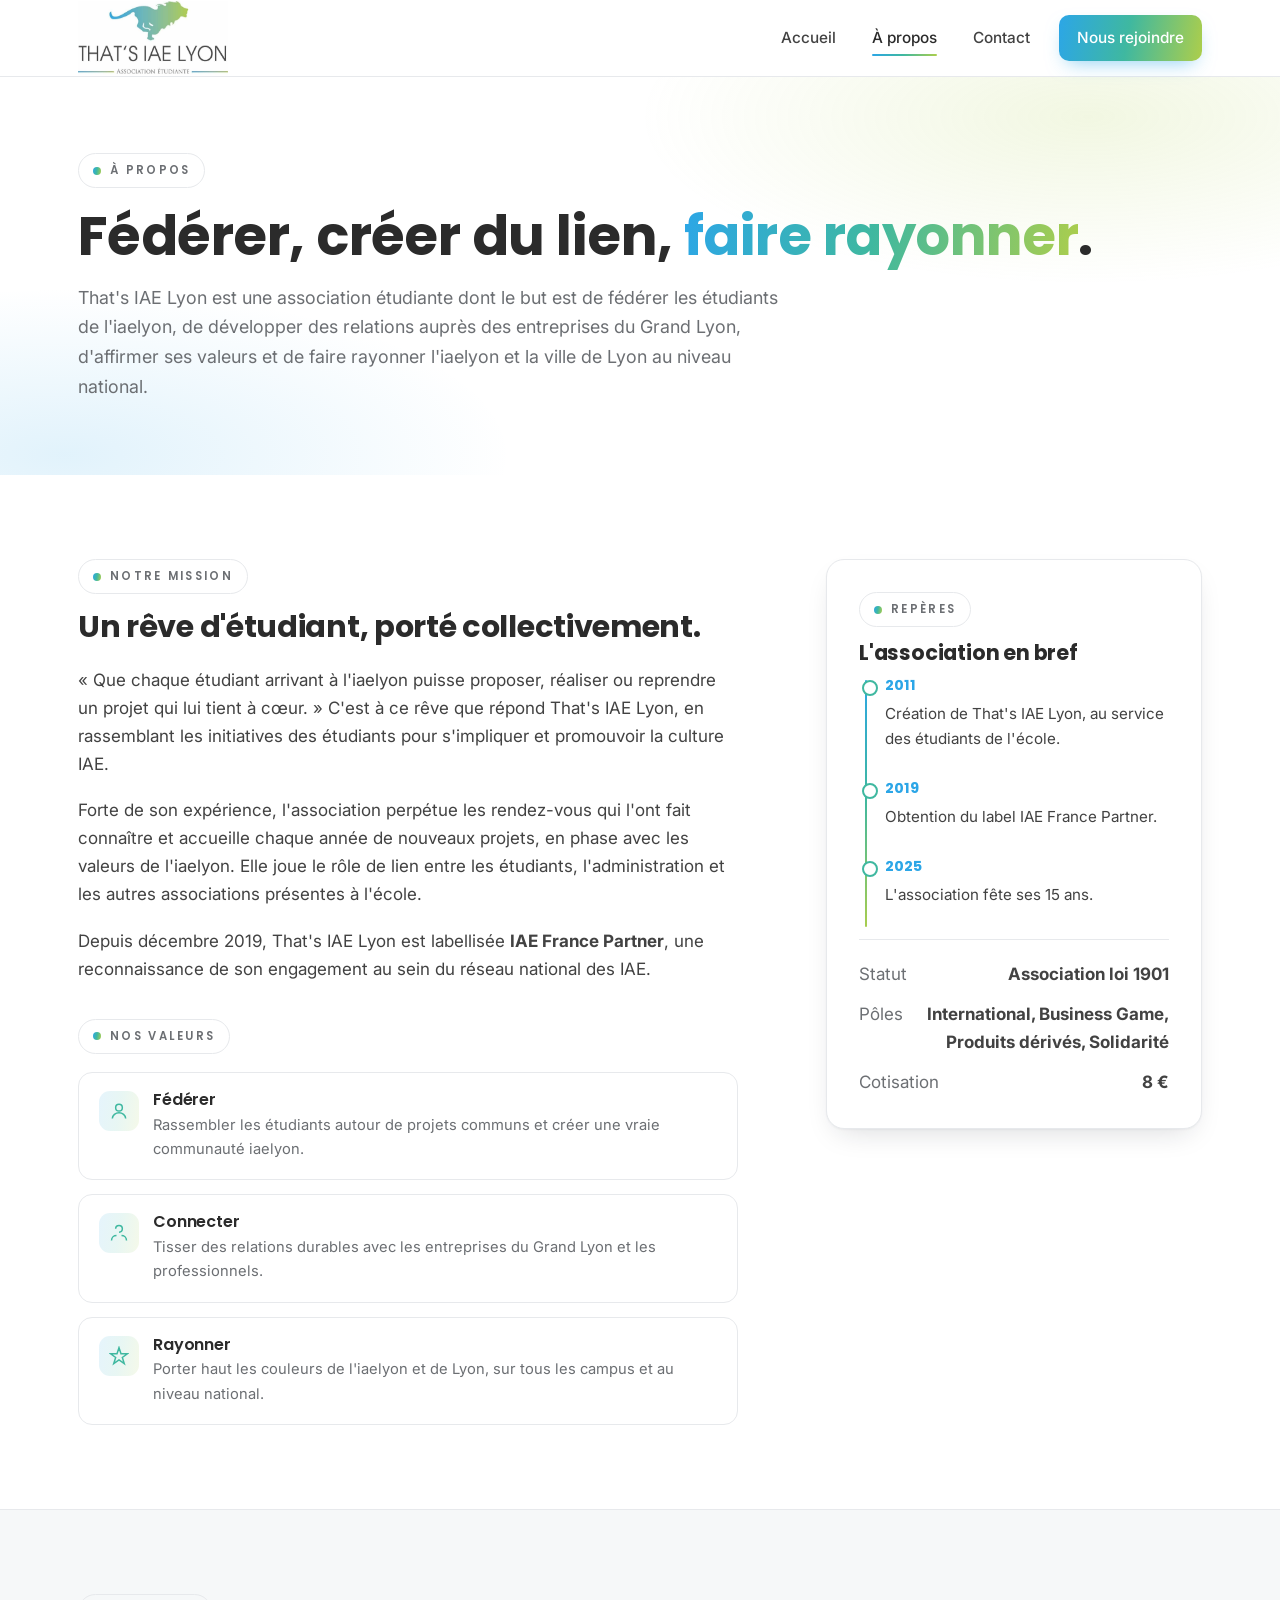
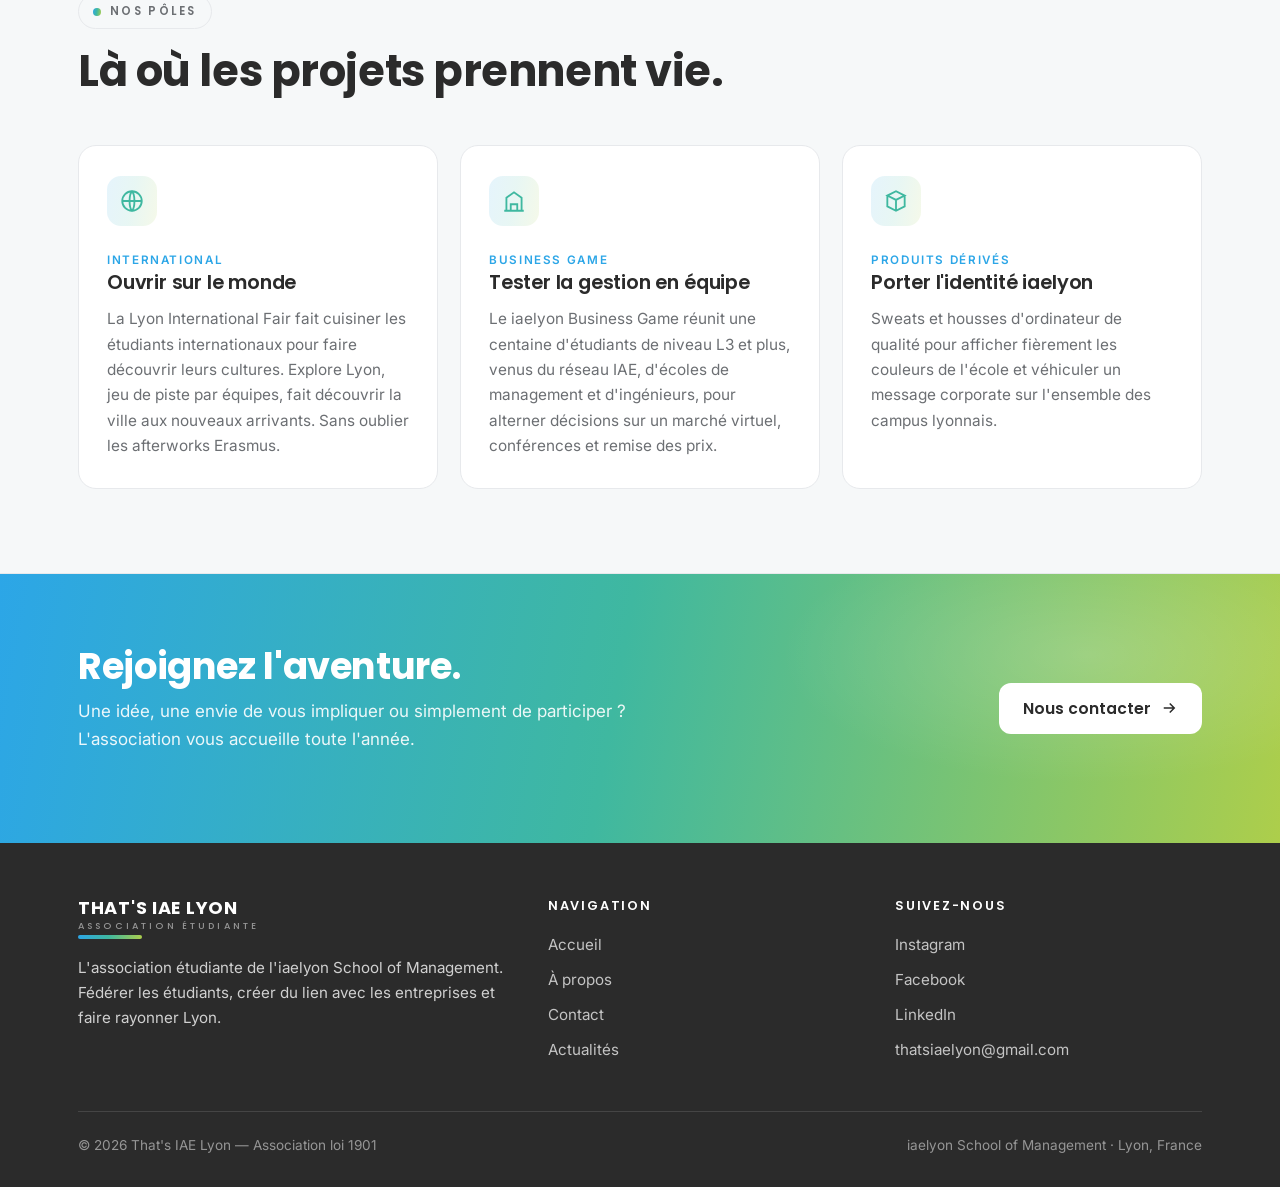
<file: apropos.html>
<!DOCTYPE html>
<html lang="fr">
<head>
<meta charset="UTF-8">
<meta name="viewport" content="width=device-width, initial-scale=1.0">
<title>À propos — That's IAE Lyon</title>
<meta name="description" content="Découvrez That's IAE Lyon : son histoire, ses valeurs et sa mission au service des étudiants de l'iaelyon School of Management.">
<link rel="preconnect" href="https://fonts.googleapis.com">
<link rel="preconnect" href="https://fonts.gstatic.com" crossorigin>
<link href="https://fonts.googleapis.com/css2?family=Poppins:wght@500;600;700&family=Inter:wght@400;500;600&display=swap" rel="stylesheet">
<link rel="stylesheet" href="style.css">
</head>
<body>

<!-- ===================== HEADER ===================== -->
<header class="site-header">
  <div class="wrap">
    <a class="brand" href="index.html" aria-label="That's IAE Lyon, accueil">
      <img src="nouveaulogo.jpg" alt="Logo de l'association That's IAE Lyon" width="150" height="75">

    </a>
    <button class="burger" aria-label="Ouvrir le menu"><span></span><span></span><span></span></button>
    <nav class="nav">
      <a href="index.html">Accueil</a>
      <a href="apropos.html" class="active">À propos</a>
      <a href="contact.html">Contact</a>
      <a href="contact.html" class="nav-cta">Nous rejoindre</a>
    </nav>
  </div>
</header>

<!-- ===================== PAGE HERO ===================== -->
<section class="page-hero">
  <div class="wrap">
    <span class="eyebrow"><span class="dot"></span>À propos</span>
    <h1>Fédérer, créer du lien, <span class="grad-text">faire rayonner</span>.</h1>
    <p>That's IAE Lyon est une association étudiante dont le but est de fédérer les étudiants de l'iaelyon, de développer des relations auprès des entreprises du Grand Lyon, d'affirmer ses valeurs et de faire rayonner l'iaelyon et la ville de Lyon au niveau national.</p>
  </div>
</section>

<!-- ===================== CONTENU ===================== -->
<section class="section">
  <div class="wrap about-grid">
    <div class="prose reveal">
      <span class="eyebrow"><span class="dot"></span>Notre mission</span>
      <h2 style="font-size:1.9rem;margin:16px 0 22px;">Un rêve d'étudiant, porté collectivement.</h2>
      <p>« Que chaque étudiant arrivant à l'iaelyon puisse proposer, réaliser ou reprendre un projet qui lui tient à cœur. » C'est à ce rêve que répond That's IAE Lyon, en rassemblant les initiatives des étudiants pour s'impliquer et promouvoir la culture IAE.</p>
      <p>Forte de son expérience, l'association perpétue les rendez-vous qui l'ont fait connaître et accueille chaque année de nouveaux projets, en phase avec les valeurs de l'iaelyon. Elle joue le rôle de lien entre les étudiants, l'administration et les autres associations présentes à l'école.</p>
      <p>Depuis décembre 2019, That's IAE Lyon est labellisée <strong>IAE France Partner</strong>, une reconnaissance de son engagement au sein du réseau national des IAE.</p>

      <span class="eyebrow" style="margin-top:18px;"><span class="dot"></span>Nos valeurs</span>
      <div class="values" style="margin-top:18px;">
        <div class="value">
          <div class="vic"><svg viewBox="0 0 24 24"><circle cx="12" cy="8" r="4"/><path d="M4 21c0-4 4-7 8-7s8 3 8 7"/></svg></div>
          <div><h4>Fédérer</h4><p>Rassembler les étudiants autour de projets communs et créer une vraie communauté iaelyon.</p></div>
        </div>
        <div class="value">
          <div class="vic"><svg viewBox="0 0 24 24"><path d="M16 7a4 4 0 10-8 0M3 21c0-4 3-6 6-6M21 21c0-4-3-6-6-6M12 11a4 4 0 100-8"/></svg></div>
          <div><h4>Connecter</h4><p>Tisser des relations durables avec les entreprises du Grand Lyon et les professionnels.</p></div>
        </div>
        <div class="value">
          <div class="vic"><svg viewBox="0 0 24 24"><path d="M12 2l2.4 7.4H22l-6 4.4 2.3 7.2L12 16.6 5.7 21l2.3-7.2-6-4.4h7.6z"/></svg></div>
          <div><h4>Rayonner</h4><p>Porter haut les couleurs de l'iaelyon et de Lyon, sur tous les campus et au niveau national.</p></div>
        </div>
      </div>
    </div>

    <aside class="reveal">
      <div class="info-card">
        <span class="eyebrow" style="background:transparent;"><span class="dot"></span>Repères</span>
        <h3 style="font-size:1.3rem;margin:14px 0 8px;">L'association en bref</h3>
        <div class="timeline">
          <div class="tl-item"><div class="yr">2011</div><p>Création de That's IAE Lyon, au service des étudiants de l'école.</p></div>
          <div class="tl-item"><div class="yr">2019</div><p>Obtention du label IAE France Partner.</p></div>
          <div class="tl-item"><div class="yr">2025</div><p>L'association fête ses 15 ans.</p></div>
        </div>
        <div style="border-top:1px solid var(--line);padding-top:20px;margin-top:6px;display:grid;gap:12px;">
          <div style="display:flex;justify-content:space-between;"><span style="color:var(--grey);">Statut</span><strong>Association loi 1901</strong></div>
          <div style="display:flex;justify-content:space-between;gap:18px;"><span style="color:var(--grey);flex:none;">Pôles</span><strong style="text-align:right;">International, Business Game, Produits dérivés, Solidarité</strong></div>
          <div style="display:flex;justify-content:space-between;"><span style="color:var(--grey);">Cotisation</span><strong>8 €</strong></div>
        </div>
      </div>
    </aside>
  </div>
</section>

<!-- ===================== POLES DETAIL ===================== -->
<section class="section alt">
  <div class="wrap">
    <div class="section-head reveal">
      <span class="eyebrow"><span class="dot"></span>Nos pôles</span>
      <h2>Là où les projets prennent vie.</h2>
    </div>
    <div class="poles">
      <article class="pole reveal">
        <div class="ic"><svg viewBox="0 0 24 24"><circle cx="12" cy="12" r="9"/><path d="M3 12h18M12 3c3 3 3 15 0 18M12 3c-3 3-3 15 0 18"/></svg></div>
        <span class="tag">International</span>
        <h3>Ouvrir sur le monde</h3>
        <p>La Lyon International Fair fait cuisiner les étudiants internationaux pour faire découvrir leurs cultures. Explore Lyon, jeu de piste par équipes, fait découvrir la ville aux nouveaux arrivants. Sans oublier les afterworks Erasmus.</p>
      </article>
      <article class="pole reveal">
        <div class="ic"><svg viewBox="0 0 24 24"><path d="M3 21h18M5 21V9l7-5 7 5v12M9 21v-6h6v6"/></svg></div>
        <span class="tag">Business Game</span>
        <h3>Tester la gestion en équipe</h3>
        <p>Le iaelyon Business Game réunit une centaine d'étudiants de niveau L3 et plus, venus du réseau IAE, d'écoles de management et d'ingénieurs, pour alterner décisions sur un marché virtuel, conférences et remise des prix.</p>
      </article>
      <article class="pole reveal">
        <div class="ic"><svg viewBox="0 0 24 24"><path d="M20 7l-8-4-8 4 8 4 8-4zM4 7v10l8 4 8-4V7M12 11v10"/></svg></div>
        <span class="tag">Produits dérivés</span>
        <h3>Porter l'identité iaelyon</h3>
        <p>Sweats et housses d'ordinateur de qualité pour afficher fièrement les couleurs de l'école et véhiculer un message corporate sur l'ensemble des campus lyonnais.</p>
      </article>
    </div>
  </div>
</section>

<!-- ===================== BANDE CTA ===================== -->
<section class="band">
  <div class="wrap">
    <div>
      <h2>Rejoignez l'aventure.</h2>
      <p>Une idée, une envie de vous impliquer ou simplement de participer ? L'association vous accueille toute l'année.</p>
    </div>
    <a href="contact.html" class="btn btn-white">Nous contacter
      <svg width="18" height="18" viewBox="0 0 24 24" fill="none" stroke="currentColor" stroke-width="2"><path d="M5 12h14M13 6l6 6-6 6"/></svg>
    </a>
  </div>
</section>

<!-- ===================== FOOTER ===================== -->
<footer class="site-footer">
  <div class="wrap">
    <div class="foot-grid">
      <div>
        <div class="brand"><span class="name">THAT'S IAE LYON<small>Association étudiante</small></span></div>
        <div class="foot-rule"></div>
        <p>L'association étudiante de l'iaelyon School of Management. Fédérer les étudiants, créer du lien avec les entreprises et faire rayonner Lyon.</p>
      </div>
      <div class="foot-col">
        <h4>Navigation</h4>
        <a href="index.html">Accueil</a>
        <a href="apropos.html">À propos</a>
        <a href="contact.html">Contact</a>
        <a href="index.html#actus">Actualités</a>
      </div>
      <div class="foot-col">
        <h4>Suivez-nous</h4>
        <a href="https://www.instagram.com/thatsiaelyon/" target="_blank" rel="noopener">Instagram</a>
        <a href="https://www.facebook.com/thatsiae/" target="_blank" rel="noopener">Facebook</a>
        <a href="https://fr.linkedin.com/company/that%27s-iae-lyon" target="_blank" rel="noopener">LinkedIn</a>
        <a href="mailto:thatsiaelyon@gmail.com">thatsiaelyon@gmail.com</a>
      </div>
    </div>
    <div class="foot-bottom">
      <span>© 2026 That's IAE Lyon — Association loi 1901</span>
      <span>iaelyon School of Management · Lyon, France</span>
    </div>
  </div>
</footer>

<script src="app.js"></script>
</body>
</html>
</file>
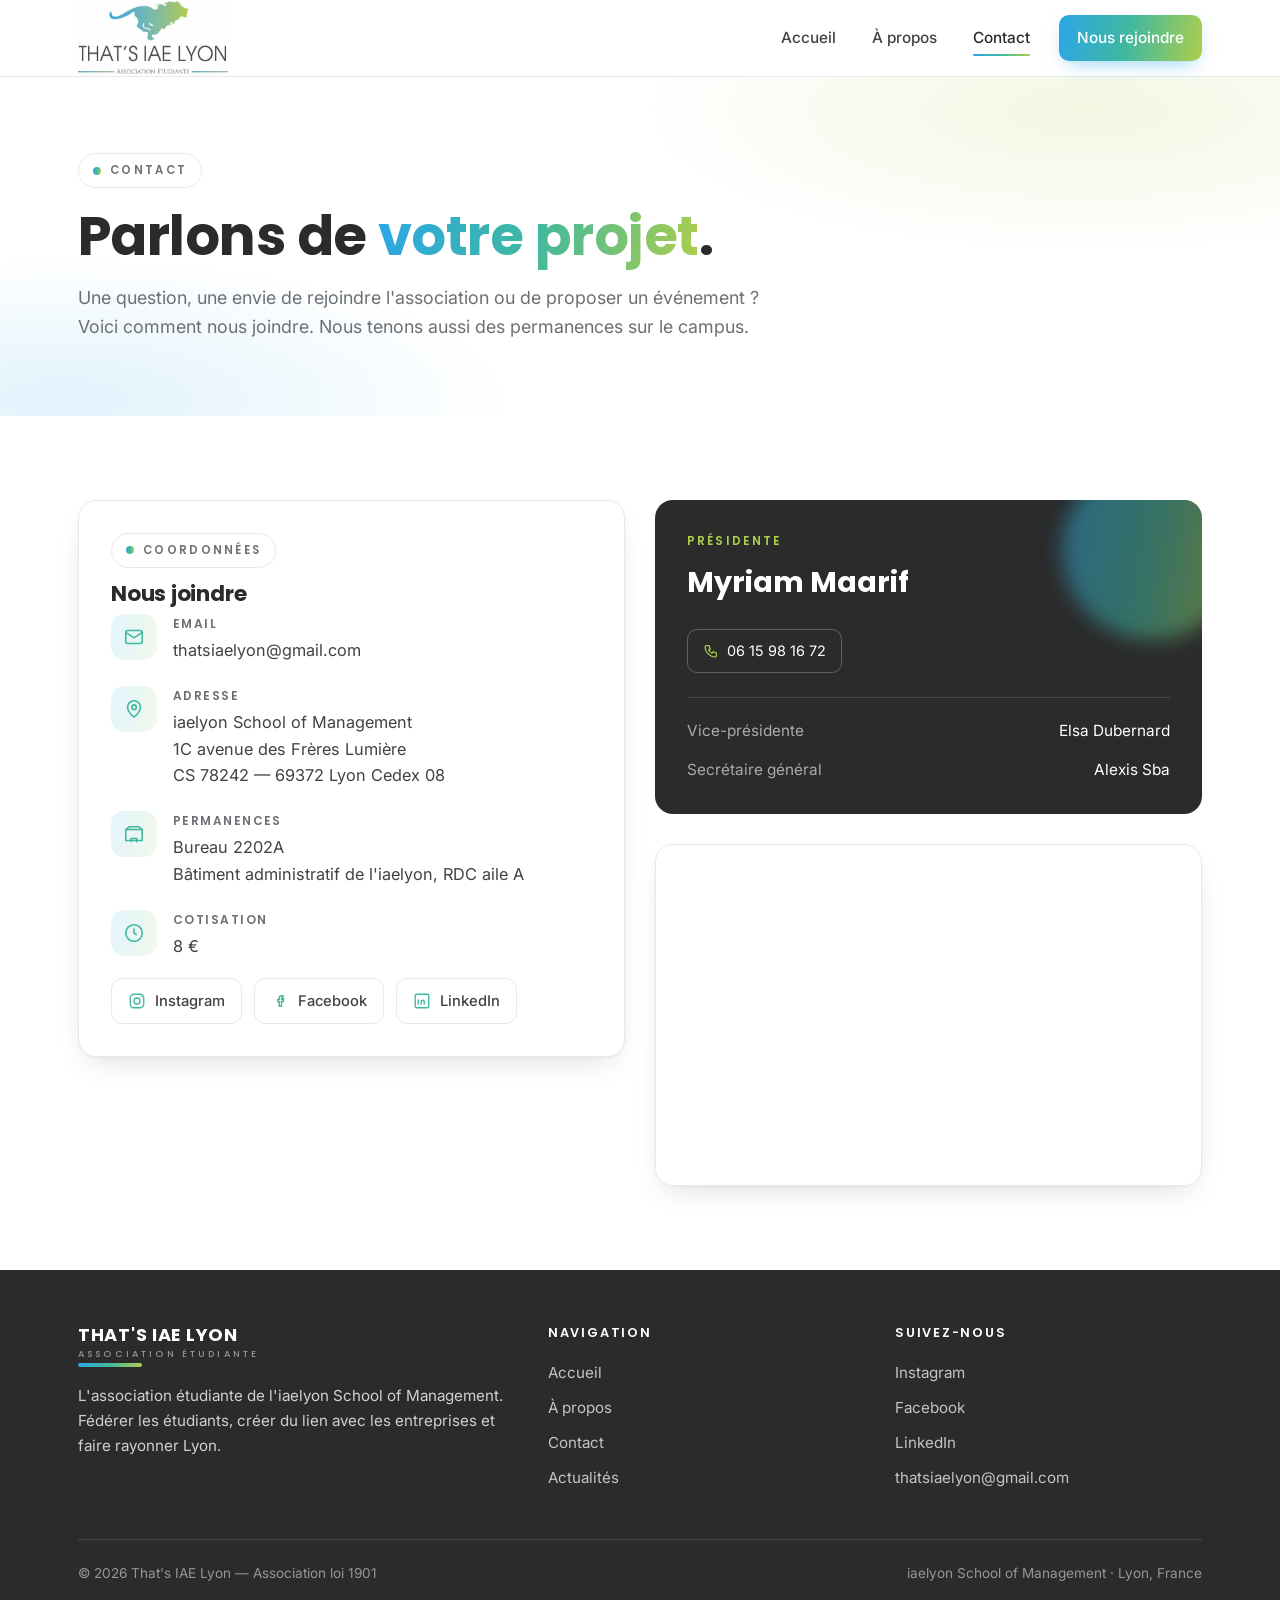
<file: contact.html>
<!DOCTYPE html>
<html lang="fr">
<head>
<meta charset="UTF-8">
<meta name="viewport" content="width=device-width, initial-scale=1.0">
<title>Contact — That's IAE Lyon</title>
<meta name="description" content="Contactez That's IAE Lyon : email, adresse à l'iaelyon School of Management et contact de la présidence.">
<link rel="preconnect" href="https://fonts.googleapis.com">
<link rel="preconnect" href="https://fonts.gstatic.com" crossorigin>
<link href="https://fonts.googleapis.com/css2?family=Poppins:wght@500;600;700&family=Inter:wght@400;500;600&display=swap" rel="stylesheet">
<link rel="stylesheet" href="style.css">
</head>
<body>

<!-- ===================== HEADER ===================== -->
<header class="site-header">
  <div class="wrap">
    <a class="brand" href="index.html" aria-label="That's IAE Lyon, accueil">
      <img src="nouveaulogo.jpg" alt="Logo de l'association That's IAE Lyon" width="150" height="75">

    </a>
    <button class="burger" aria-label="Ouvrir le menu"><span></span><span></span><span></span></button>
    <nav class="nav">
      <a href="index.html">Accueil</a>
      <a href="apropos.html">À propos</a>
      <a href="contact.html" class="active">Contact</a>
      <a href="contact.html" class="nav-cta">Nous rejoindre</a>
    </nav>
  </div>
</header>

<!-- ===================== PAGE HERO ===================== -->
<section class="page-hero">
  <div class="wrap">
    <span class="eyebrow"><span class="dot"></span>Contact</span>
    <h1>Parlons de <span class="grad-text">votre projet</span>.</h1>
    <p>Une question, une envie de rejoindre l'association ou de proposer un événement ? Voici comment nous joindre. Nous tenons aussi des permanences sur le campus.</p>
  </div>
</section>

<!-- ===================== CONTACT ===================== -->
<section class="section">
  <div class="wrap">
    <div class="contact-grid">

      <!-- coordonnées -->
      <div class="info-card reveal">
        <span class="eyebrow" style="background:transparent;"><span class="dot"></span>Coordonnées</span>
        <h3 style="font-size:1.35rem;margin:14px 0 8px;">Nous joindre</h3>
        <div class="info-list">
          <div class="info-row">
            <div class="iic"><svg viewBox="0 0 24 24"><rect x="3" y="5" width="18" height="14" rx="2"/><path d="M3 7l9 6 9-6"/></svg></div>
            <div><div class="k">Email</div><div class="v"><a href="mailto:thatsiaelyon@gmail.com">thatsiaelyon@gmail.com</a></div></div>
          </div>
          <div class="info-row">
            <div class="iic"><svg viewBox="0 0 24 24"><path d="M12 21s-7-6.2-7-11a7 7 0 0114 0c0 4.8-7 11-7 11z"/><circle cx="12" cy="10" r="2.5"/></svg></div>
            <div><div class="k">Adresse</div><div class="v">iaelyon School of Management<br>1C avenue des Frères Lumière<br>CS 78242 — 69372 Lyon Cedex 08</div></div>
          </div>
          <div class="info-row">
            <div class="iic"><svg viewBox="0 0 24 24"><path d="M3 7h18v12H3zM3 7l4-3h10l4 3"/><path d="M9 21v-4h6v4"/></svg></div>
            <div><div class="k">Permanences</div><div class="v">Bureau 2202A<br>Bâtiment administratif de l'iaelyon, RDC aile A</div></div>
          </div>
          <div class="info-row">
            <div class="iic"><svg viewBox="0 0 24 24"><circle cx="12" cy="12" r="9"/><path d="M12 7v5l3 2"/></svg></div>
            <div><div class="k">Cotisation</div><div class="v">8 €</div></div>
          </div>
        </div>

        <div class="social-row">
          <a href="https://www.instagram.com/thatsiaelyon/" target="_blank" rel="noopener">
            <svg viewBox="0 0 24 24" fill="none" stroke="#3FB8A0" stroke-width="1.8"><rect x="3" y="3" width="18" height="18" rx="5"/><circle cx="12" cy="12" r="4"/><circle cx="17.5" cy="6.5" r="1" fill="#3FB8A0" stroke="none"/></svg>
            Instagram
          </a>
          <a href="https://www.facebook.com/thatsiae/" target="_blank" rel="noopener">
            <svg viewBox="0 0 24 24" fill="none" stroke="#3FB8A0" stroke-width="1.8"><path d="M14 8h2V5h-2c-2 0-3 1-3 3v2H9v3h2v6h3v-6h2l1-3h-3V8.5c0-.3.2-.5.5-.5z"/></svg>
            Facebook
          </a>
          <a href="https://fr.linkedin.com/company/that%27s-iae-lyon" target="_blank" rel="noopener">
            <svg viewBox="0 0 24 24" fill="none" stroke="#3FB8A0" stroke-width="1.8"><rect x="3" y="3" width="18" height="18" rx="2"/><path d="M7 10v7M7 7v.01M11 17v-4a2 2 0 014 0v4M11 11v6"/></svg>
            LinkedIn
          </a>
        </div>
      </div>

      <!-- présidence -->
      <div class="reveal">
        <div class="pres-card">
          <div class="role">Présidente</div>
          <div class="who">Myriam Maarif</div>
          <div class="pres-contact">
            <a href="tel:+33615981672"><svg viewBox="0 0 24 24"><path d="M5 4h4l2 5-2.5 1.5a11 11 0 005 5L15 13l5 2v4a2 2 0 01-2 2A16 16 0 013 6a2 2 0 012-2z"/></svg>06 15 98 16 72</a>
          </div>
          <div class="bureau">
            <div class="b-row"><span class="b-role">Vice-présidente</span><span>Elsa Dubernard</span></div>
            <div class="b-row"><span class="b-role">Secrétaire général</span><span>Alexis Sba</span></div>
          </div>
        </div>

        <div class="map-card">
          <iframe
            title="Localisation de l'iaelyon School of Management"
            loading="lazy"
            referrerpolicy="no-referrer-when-downgrade"
            src="https://www.openstreetmap.org/export/embed.html?bbox=4.860%2C45.749%2C4.875%2C45.756&layer=mapnik&marker=45.7525%2C4.8675">
          </iframe>
        </div>
      </div>

    </div>
  </div>
</section>

<!-- ===================== FOOTER ===================== -->
<footer class="site-footer">
  <div class="wrap">
    <div class="foot-grid">
      <div>
        <div class="brand"><span class="name">THAT'S IAE LYON<small>Association étudiante</small></span></div>
        <div class="foot-rule"></div>
        <p>L'association étudiante de l'iaelyon School of Management. Fédérer les étudiants, créer du lien avec les entreprises et faire rayonner Lyon.</p>
      </div>
      <div class="foot-col">
        <h4>Navigation</h4>
        <a href="index.html">Accueil</a>
        <a href="apropos.html">À propos</a>
        <a href="contact.html">Contact</a>
        <a href="index.html#actus">Actualités</a>
      </div>
      <div class="foot-col">
        <h4>Suivez-nous</h4>
        <a href="https://www.instagram.com/thatsiaelyon/" target="_blank" rel="noopener">Instagram</a>
        <a href="https://www.facebook.com/thatsiae/" target="_blank" rel="noopener">Facebook</a>
        <a href="https://fr.linkedin.com/company/that%27s-iae-lyon" target="_blank" rel="noopener">LinkedIn</a>
        <a href="mailto:thatsiaelyon@gmail.com">thatsiaelyon@gmail.com</a>
      </div>
    </div>
    <div class="foot-bottom">
      <span>© 2026 That's IAE Lyon — Association loi 1901</span>
      <span>iaelyon School of Management · Lyon, France</span>
    </div>
  </div>
</footer>

<script src="app.js"></script>
</body>
</html>
</file>
<file: style.css>
/* =========================================================
   That's IAE Lyon — charte dérivée du logo
   Dégradé lion : turquoise #2CA6E7 -> teal #3FB8A0 -> vert lime #ADCE4B
   Texte : anthracite #424242
   ========================================================= */

:root {
  --blue:   #2CA6E7;
  --teal:   #3FB8A0;
  --lime:   #ADCE4B;
  --ink:    #2b2b2b;
  --ink-2:  #424242;
  --grey:   #6c6f73;
  --line:   #e7e9ec;
  --paper:  #ffffff;
  --paper-2:#f6f8f9;
  --paper-3:#eef2f3;
  --grad:   linear-gradient(100deg, var(--blue) 0%, var(--teal) 48%, var(--lime) 100%);
  --grad-soft: linear-gradient(100deg, rgba(44,166,231,.12), rgba(63,184,160,.12) 50%, rgba(173,206,75,.12));
  --shadow: 0 1px 2px rgba(20,30,40,.04), 0 12px 30px -12px rgba(20,30,40,.18);
  --shadow-lg: 0 30px 70px -30px rgba(20,40,55,.35);
  --radius: 18px;
  --maxw: 1180px;
  --ease: cubic-bezier(.22,.61,.36,1);
}

* { box-sizing: border-box; }

html { scroll-behavior: smooth; }

body {
  margin: 0;
  font-family: "Inter", system-ui, -apple-system, "Segoe UI", sans-serif;
  color: var(--ink-2);
  background: var(--paper);
  line-height: 1.65;
  -webkit-font-smoothing: antialiased;
  font-size: 17px;
}

h1, h2, h3, h4, .display {
  font-family: "Poppins", "Inter", sans-serif;
  color: var(--ink);
  letter-spacing: -0.01em;
  line-height: 1.12;
  margin: 0;
}

a { color: inherit; text-decoration: none; }

img { max-width: 100%; display: block; }

.wrap { width: 100%; max-width: var(--maxw); margin: 0 auto; padding: 0 28px; }

/* ---- gradient text helper ---- */
.grad-text {
  background: var(--grad);
  -webkit-background-clip: text;
  background-clip: text;
  color: transparent;
}

/* =========================================================
   HEADER
   ========================================================= */
.site-header {
  position: sticky; top: 0; z-index: 50;
  background: rgba(255,255,255,.82);
  backdrop-filter: saturate(140%) blur(14px);
  border-bottom: 1px solid var(--line);
}
.site-header .wrap {
  display: flex; align-items: center; justify-content: space-between;
  height: 76px; gap: 24px;
}
.brand { display: flex; align-items: center; gap: 13px; }
.brand .mark { width: 42px; height: 42px; flex: none; }
.brand .name {
  font-family: "Poppins", sans-serif; font-weight: 700; font-size: 1.12rem;
  letter-spacing: .04em; color: var(--ink); line-height: 1;
}
.brand .name small {
  display: block; font-weight: 500; font-size: .58rem; letter-spacing: .34em;
  color: var(--grey); margin-top: 5px; text-transform: uppercase;
}

.nav { display: flex; align-items: center; gap: 6px; }
.nav a {
  position: relative; padding: 9px 15px; font-weight: 500; font-size: .96rem;
  color: var(--ink-2); border-radius: 10px; transition: color .2s var(--ease);
}
.nav a::after {
  content: ""; position: absolute; left: 15px; right: 15px; bottom: 4px; height: 2px;
  background: var(--grad); border-radius: 2px;
  transform: scaleX(0); transform-origin: left; transition: transform .28s var(--ease);
}
.nav a:hover { color: var(--ink); }
.nav a:hover::after,
.nav a.active::after { transform: scaleX(1); }
.nav a.active { color: var(--ink); }

.nav-cta {
  margin-left: 8px; padding: 10px 18px !important; color: #fff !important;
  background: var(--grad); border-radius: 11px; font-weight: 600;
  box-shadow: 0 8px 20px -8px rgba(44,166,231,.6);
}
.nav-cta::after { display: none; }
.nav-cta:hover { filter: brightness(1.04); }

.burger { display: none; background: none; border: 0; cursor: pointer; padding: 8px; }
.burger span { display: block; width: 24px; height: 2px; background: var(--ink); margin: 5px 0; border-radius: 2px; transition: .25s; }

/* =========================================================
   BUTTONS
   ========================================================= */
.btn {
  display: inline-flex; align-items: center; gap: 9px; cursor: pointer;
  font-family: "Poppins", sans-serif; font-weight: 600; font-size: .97rem;
  padding: 13px 24px; border-radius: 12px; border: 0;
  transition: transform .2s var(--ease), box-shadow .2s var(--ease), filter .2s var(--ease);
}
.btn-primary { background: var(--grad); color: #fff; box-shadow: 0 12px 26px -10px rgba(44,166,231,.65); }
.btn-primary:hover { transform: translateY(-2px); filter: brightness(1.05); }
.btn-ghost { background: #fff; color: var(--ink); border: 1px solid var(--line); }
.btn-ghost:hover { transform: translateY(-2px); box-shadow: var(--shadow); border-color: transparent; }

/* =========================================================
   HERO
   ========================================================= */
.hero { position: relative; overflow: hidden; padding: 88px 0 76px; }
.hero::before {
  content: ""; position: absolute; inset: 0; z-index: -2;
  background:
    radial-gradient(60% 50% at 78% 18%, rgba(173,206,75,.18), transparent 70%),
    radial-gradient(55% 55% at 12% 88%, rgba(44,166,231,.16), transparent 70%);
}
.hero-grid { display: grid; grid-template-columns: 1.05fr .95fr; gap: 56px; align-items: center; }
.eyebrow {
  display: inline-flex; align-items: center; gap: 9px;
  font-family: "Poppins", sans-serif; font-weight: 600; font-size: .72rem;
  letter-spacing: .2em; text-transform: uppercase; color: var(--grey);
  padding: 7px 14px; border: 1px solid var(--line); border-radius: 100px; background: #fff;
}
.eyebrow .dot { width: 8px; height: 8px; border-radius: 50%; background: var(--grad); }
.hero h1 { font-size: clamp(2.5rem, 5.4vw, 4rem); font-weight: 700; margin: 22px 0 0; }
.hero p.lead { font-size: 1.16rem; color: var(--grey); max-width: 30em; margin: 22px 0 0; }
.hero .cta-row { display: flex; gap: 14px; margin-top: 34px; flex-wrap: wrap; }

.hero-stats { display: flex; gap: 30px; margin-top: 46px; flex-wrap: wrap; }
.hero-stats .stat .num {
  font-family: "Poppins", sans-serif; font-weight: 700; font-size: 2.1rem;
}
.hero-stats .stat .lbl { font-size: .82rem; color: var(--grey); letter-spacing: .02em; }

/* hero visual : carte avec lion stylisé en dégradé */
.hero-card {
  position: relative; border-radius: 24px; padding: 38px;
  background: #fff; box-shadow: var(--shadow-lg); border: 1px solid var(--line);
}
.hero-card .ribbon {
  position: absolute; top: 22px; right: -8px; background: var(--grad); color: #fff;
  font-family: "Poppins", sans-serif; font-weight: 600; font-size: .72rem; letter-spacing: .08em;
  padding: 8px 16px; border-radius: 8px 0 0 8px; box-shadow: 0 10px 20px -10px rgba(44,166,231,.7);
}
.lion-wrap { display: grid; place-items: center; padding: 14px 0 22px; }
.lion-wrap svg { width: 100%; max-width: 320px; height: auto; }
.hero-card .card-title {
  font-family: "Poppins", sans-serif; font-weight: 700; font-size: 1.5rem; text-align: center;
  letter-spacing: .02em;
}
.hero-card .card-sub { text-align: center; color: var(--grey); font-size: .9rem; letter-spacing: .28em; text-transform: uppercase; margin-top: 6px; }
.hero-card .pole-row { display: flex; justify-content: center; gap: 10px; margin-top: 26px; flex-wrap: wrap; }
.chip {
  font-size: .8rem; font-weight: 600; color: var(--ink-2);
  padding: 7px 13px; border-radius: 100px; background: var(--paper-3);
}

/* =========================================================
   SECTIONS
   ========================================================= */
.section { padding: 84px 0; }
.section.alt { background: var(--paper-2); border-top: 1px solid var(--line); border-bottom: 1px solid var(--line); }
.section-head { max-width: 44em; margin-bottom: 50px; }
.section-head .eyebrow { background: transparent; }
.section-head h2 { font-size: clamp(1.9rem, 3.6vw, 2.7rem); font-weight: 700; margin-top: 18px; }
.section-head p { color: var(--grey); font-size: 1.08rem; margin-top: 14px; }

/* ---- pôles / features grid ---- */
.poles { display: grid; grid-template-columns: repeat(3, 1fr); gap: 22px; }
.pole {
  position: relative; background: #fff; border: 1px solid var(--line);
  border-radius: var(--radius); padding: 30px 28px; overflow: hidden;
  transition: transform .3s var(--ease), box-shadow .3s var(--ease), border-color .3s var(--ease);
}
.pole::before {
  content: ""; position: absolute; left: 0; top: 0; height: 100%; width: 4px; background: var(--grad);
  transform: scaleY(0); transform-origin: top; transition: transform .35s var(--ease);
}
.pole:hover { transform: translateY(-6px); box-shadow: var(--shadow-lg); border-color: transparent; }
.pole:hover::before { transform: scaleY(1); }
.pole .ic {
  width: 50px; height: 50px; border-radius: 14px; display: grid; place-items: center;
  background: var(--grad-soft); margin-bottom: 18px;
}
.pole .ic svg { width: 26px; height: 26px; stroke: var(--teal); fill: none; stroke-width: 1.7; }
.pole h3 { font-size: 1.22rem; font-weight: 600; }
.pole .tag { font-size: .73rem; letter-spacing: .14em; text-transform: uppercase; color: var(--blue); font-weight: 600; }
.pole p { color: var(--grey); font-size: .96rem; margin: 12px 0 0; }

/* =========================================================
   ACTUALITÉS
   ========================================================= */
.news-grid { display: grid; grid-template-columns: repeat(3, 1fr); gap: 24px; }
.news-card {
  display: flex; flex-direction: column; background: #fff; border: 1px solid var(--line);
  border-radius: var(--radius); overflow: hidden; text-decoration: none;
  transition: transform .3s var(--ease), box-shadow .3s var(--ease);
}
.news-card:hover { transform: translateY(-6px); box-shadow: var(--shadow-lg); }
.news-card .thumb { position: relative; aspect-ratio: 16/10; overflow: hidden; background: var(--paper-3); }
.news-card .thumb img { width: 100%; height: 100%; object-fit: cover; transition: transform .5s var(--ease); }
.news-card:hover .thumb img { transform: scale(1.05); }
.news-card .thumb::after {
  content: ""; position: absolute; inset: 0; background: linear-gradient(180deg, transparent 55%, rgba(20,30,35,.34));
}
.news-card .date {
  position: absolute; top: 14px; left: 14px; z-index: 2; background: rgba(255,255,255,.92);
  color: var(--ink-2); font-weight: 600; font-size: .76rem; padding: 6px 12px; border-radius: 8px;
}
.news-card .body { padding: 22px 22px 24px; display: flex; flex-direction: column; flex: 1; }
.news-card h3 { font-size: 1.1rem; font-weight: 600; line-height: 1.32; }
.news-card .more {
  margin-top: auto; padding-top: 16px; font-family: "Poppins", sans-serif; font-weight: 600;
  font-size: .9rem; color: var(--blue); display: inline-flex; align-items: center; gap: 7px;
}
.news-card .more svg { width: 16px; height: 16px; transition: transform .25s var(--ease); }
.news-card:hover .more svg { transform: translateX(4px); }

/* =========================================================
   BANDE CTA
   ========================================================= */
.band { position: relative; overflow: hidden; background: var(--grad); color: #fff; padding: 72px 0; }
.band::after {
  content: ""; position: absolute; inset: 0;
  background: radial-gradient(40% 80% at 85% 30%, rgba(255,255,255,.18), transparent 60%);
}
.band .wrap { position: relative; z-index: 1; display: flex; align-items: center; justify-content: space-between; gap: 30px; flex-wrap: wrap; }
.band h2 { color: #fff; font-size: clamp(1.7rem, 3vw, 2.3rem); }
.band p { color: rgba(255,255,255,.9); margin-top: 10px; max-width: 34em; }
.band .btn-white { background: #fff; color: var(--ink); }
.band .btn-white:hover { transform: translateY(-2px); box-shadow: 0 16px 30px -12px rgba(0,0,0,.3); }

/* =========================================================
   PAGE HEADER (about / contact)
   ========================================================= */
.page-hero { position: relative; padding: 76px 0 56px; overflow: hidden; }
.page-hero::before {
  content: ""; position: absolute; inset: 0; z-index: -1;
  background:
    radial-gradient(50% 60% at 85% 10%, rgba(173,206,75,.16), transparent 70%),
    radial-gradient(50% 60% at 5% 95%, rgba(44,166,231,.14), transparent 70%);
}
.page-hero h1 { font-size: clamp(2.3rem, 4.6vw, 3.4rem); font-weight: 700; margin-top: 18px; }
.page-hero p { color: var(--grey); font-size: 1.12rem; max-width: 40em; margin-top: 16px; }

/* ---- about content ---- */
.prose { max-width: 60ch; }
.prose p { margin: 0 0 18px; color: var(--ink-2); }
.about-grid { display: grid; grid-template-columns: 1.3fr .7fr; gap: 50px; align-items: start; }
.values { display: grid; gap: 14px; }
.value {
  display: flex; gap: 14px; align-items: flex-start; padding: 18px 20px;
  background: #fff; border: 1px solid var(--line); border-radius: 14px;
}
.value .vic { width: 40px; height: 40px; flex: none; border-radius: 11px; background: var(--grad-soft); display: grid; place-items: center; }
.value .vic svg { width: 20px; height: 20px; stroke: var(--teal); fill: none; stroke-width: 1.8; }
.value h4 { font-size: 1rem; font-weight: 600; }
.value p { font-size: .92rem; color: var(--grey); margin: 4px 0 0; }

.timeline { position: relative; margin: 10px 0 0; padding-left: 26px; }
.timeline::before { content: ""; position: absolute; left: 6px; top: 6px; bottom: 6px; width: 2px; background: var(--grad); border-radius: 2px; }
.tl-item { position: relative; padding: 0 0 26px; }
.tl-item::before { content: ""; position: absolute; left: -23px; top: 6px; width: 12px; height: 12px; border-radius: 50%; background: #fff; border: 2px solid var(--teal); }
.tl-item .yr { font-family: "Poppins", sans-serif; font-weight: 700; color: var(--blue); font-size: .9rem; }
.tl-item p { margin: 3px 0 0; font-size: .95rem; }

/* =========================================================
   CONTACT
   ========================================================= */
.contact-grid { display: grid; grid-template-columns: 1fr 1fr; gap: 30px; align-items: start; }
.info-card { background: #fff; border: 1px solid var(--line); border-radius: var(--radius); padding: 32px; box-shadow: var(--shadow); }
.info-list { display: grid; gap: 22px; margin-top: 6px; }
.info-row { display: flex; gap: 16px; align-items: flex-start; }
.info-row .iic { width: 46px; height: 46px; flex: none; border-radius: 13px; background: var(--grad-soft); display: grid; place-items: center; }
.info-row .iic svg { width: 22px; height: 22px; stroke: var(--teal); fill: none; stroke-width: 1.7; }
.info-row .k { font-family: "Poppins", sans-serif; font-weight: 600; font-size: .75rem; letter-spacing: .12em; text-transform: uppercase; color: var(--grey); }
.info-row .v { font-size: 1.02rem; margin-top: 3px; }
.info-row .v a:hover { color: var(--blue); }

.pres-card { background: var(--ink); color: #fff; border-radius: var(--radius); padding: 32px; position: relative; overflow: hidden; }
.pres-card::before { content: ""; position: absolute; top: -40px; right: -40px; width: 180px; height: 180px; border-radius: 50%; background: var(--grad); opacity: .5; filter: blur(10px); }
.pres-card .role { position: relative; font-family: "Poppins", sans-serif; font-weight: 600; font-size: .74rem; letter-spacing: .18em; text-transform: uppercase; color: var(--lime); }
.pres-card .who { position: relative; font-family: "Poppins", sans-serif; font-weight: 700; font-size: 1.8rem; margin-top: 8px; }
.pres-card .avatar { position: relative; width: 76px; height: 76px; border-radius: 50%; background: var(--grad); display: grid; place-items: center; font-family: "Poppins", sans-serif; font-weight: 700; font-size: 1.7rem; color: #fff; margin-bottom: 18px; }
.pres-card .bureau { position: relative; margin-top: 24px; border-top: 1px solid rgba(255,255,255,.14); padding-top: 20px; display: grid; gap: 14px; }
.pres-card .bureau .b-row { display: flex; justify-content: space-between; gap: 12px; font-size: .96rem; }
.pres-card .bureau .b-role { color: rgba(255,255,255,.6); }
.pres-card .pres-contact { position: relative; margin-top: 22px; display: flex; gap: 10px; flex-wrap: wrap; }
.pres-card .pres-contact a { font-size: .9rem; color: #fff; border: 1px solid rgba(255,255,255,.25); padding: 9px 15px; border-radius: 10px; transition: .2s var(--ease); display: inline-flex; gap: 8px; align-items: center; }
.pres-card .pres-contact a:hover { background: rgba(255,255,255,.1); }
.pres-card .pres-contact svg { width: 16px; height: 16px; stroke: var(--lime); fill: none; stroke-width: 1.8; }

.map-card { margin-top: 30px; border-radius: var(--radius); overflow: hidden; border: 1px solid var(--line); box-shadow: var(--shadow); }
.map-card iframe { width: 100%; height: 340px; border: 0; display: block; filter: grayscale(.2) contrast(1.02); }

.social-row { display: flex; gap: 12px; margin-top: 18px; flex-wrap: wrap; }
.social-row a { display: inline-flex; align-items: center; gap: 9px; padding: 10px 16px; border-radius: 11px; border: 1px solid var(--line); background: #fff; font-weight: 500; font-size: .92rem; transition: .2s var(--ease); }
.social-row a:hover { transform: translateY(-2px); box-shadow: var(--shadow); border-color: transparent; }
.social-row svg { width: 18px; height: 18px; }

/* =========================================================
   FOOTER
   ========================================================= */
.site-footer { background: var(--ink); color: rgba(255,255,255,.78); padding: 56px 0 30px; }
.foot-grid { display: grid; grid-template-columns: 1.4fr 1fr 1fr; gap: 40px; }
.site-footer .brand .name { color: #fff; }
.site-footer .brand .name small { color: rgba(255,255,255,.5); }
.site-footer p { font-size: .95rem; max-width: 30em; margin-top: 16px; }
.foot-col h4 { color: #fff; font-size: .8rem; letter-spacing: .14em; text-transform: uppercase; font-weight: 600; margin-bottom: 14px; }
.foot-col a { display: block; padding: 5px 0; color: rgba(255,255,255,.72); font-size: .95rem; transition: color .2s; }
.foot-col a:hover { color: var(--lime); }
.foot-bottom { margin-top: 44px; padding-top: 22px; border-top: 1px solid rgba(255,255,255,.12); display: flex; justify-content: space-between; gap: 16px; flex-wrap: wrap; font-size: .85rem; color: rgba(255,255,255,.5); }
.foot-rule { height: 4px; background: var(--grad); border-radius: 4px; width: 64px; margin-top: 4px; }

/* =========================================================
   REVEAL ANIMATION
   ========================================================= */
.reveal { opacity: 0; transform: translateY(24px); transition: opacity .7s var(--ease), transform .7s var(--ease); }
.reveal.in { opacity: 1; transform: none; }

/* =========================================================
   RESPONSIVE
   ========================================================= */
@media (max-width: 920px) {
  .hero-grid, .about-grid, .contact-grid { grid-template-columns: 1fr; }
  .poles, .news-grid, .foot-grid { grid-template-columns: 1fr 1fr; }
  .hero-card { order: -1; }
}
@media (max-width: 720px) {
  body { font-size: 16px; }
  .nav { position: fixed; inset: 76px 0 auto 0; flex-direction: column; align-items: stretch;
    background: #fff; padding: 14px 22px 22px; border-bottom: 1px solid var(--line);
    box-shadow: var(--shadow-lg); transform: translateY(-130%); transition: transform .3s var(--ease); }
  .nav.open { transform: none; }
  .nav a { padding: 13px 6px; }
  .nav a::after { display: none; }
  .nav-cta { margin: 8px 0 0; text-align: center; }
  .burger { display: block; }
  .poles, .news-grid, .foot-grid { grid-template-columns: 1fr; }
  .section { padding: 60px 0; }
  .hero { padding: 56px 0 50px; }
}

@media (prefers-reduced-motion: reduce) {
  * { animation: none !important; transition: none !important; scroll-behavior: auto !important; }
  .reveal { opacity: 1; transform: none; }
}
</file>
